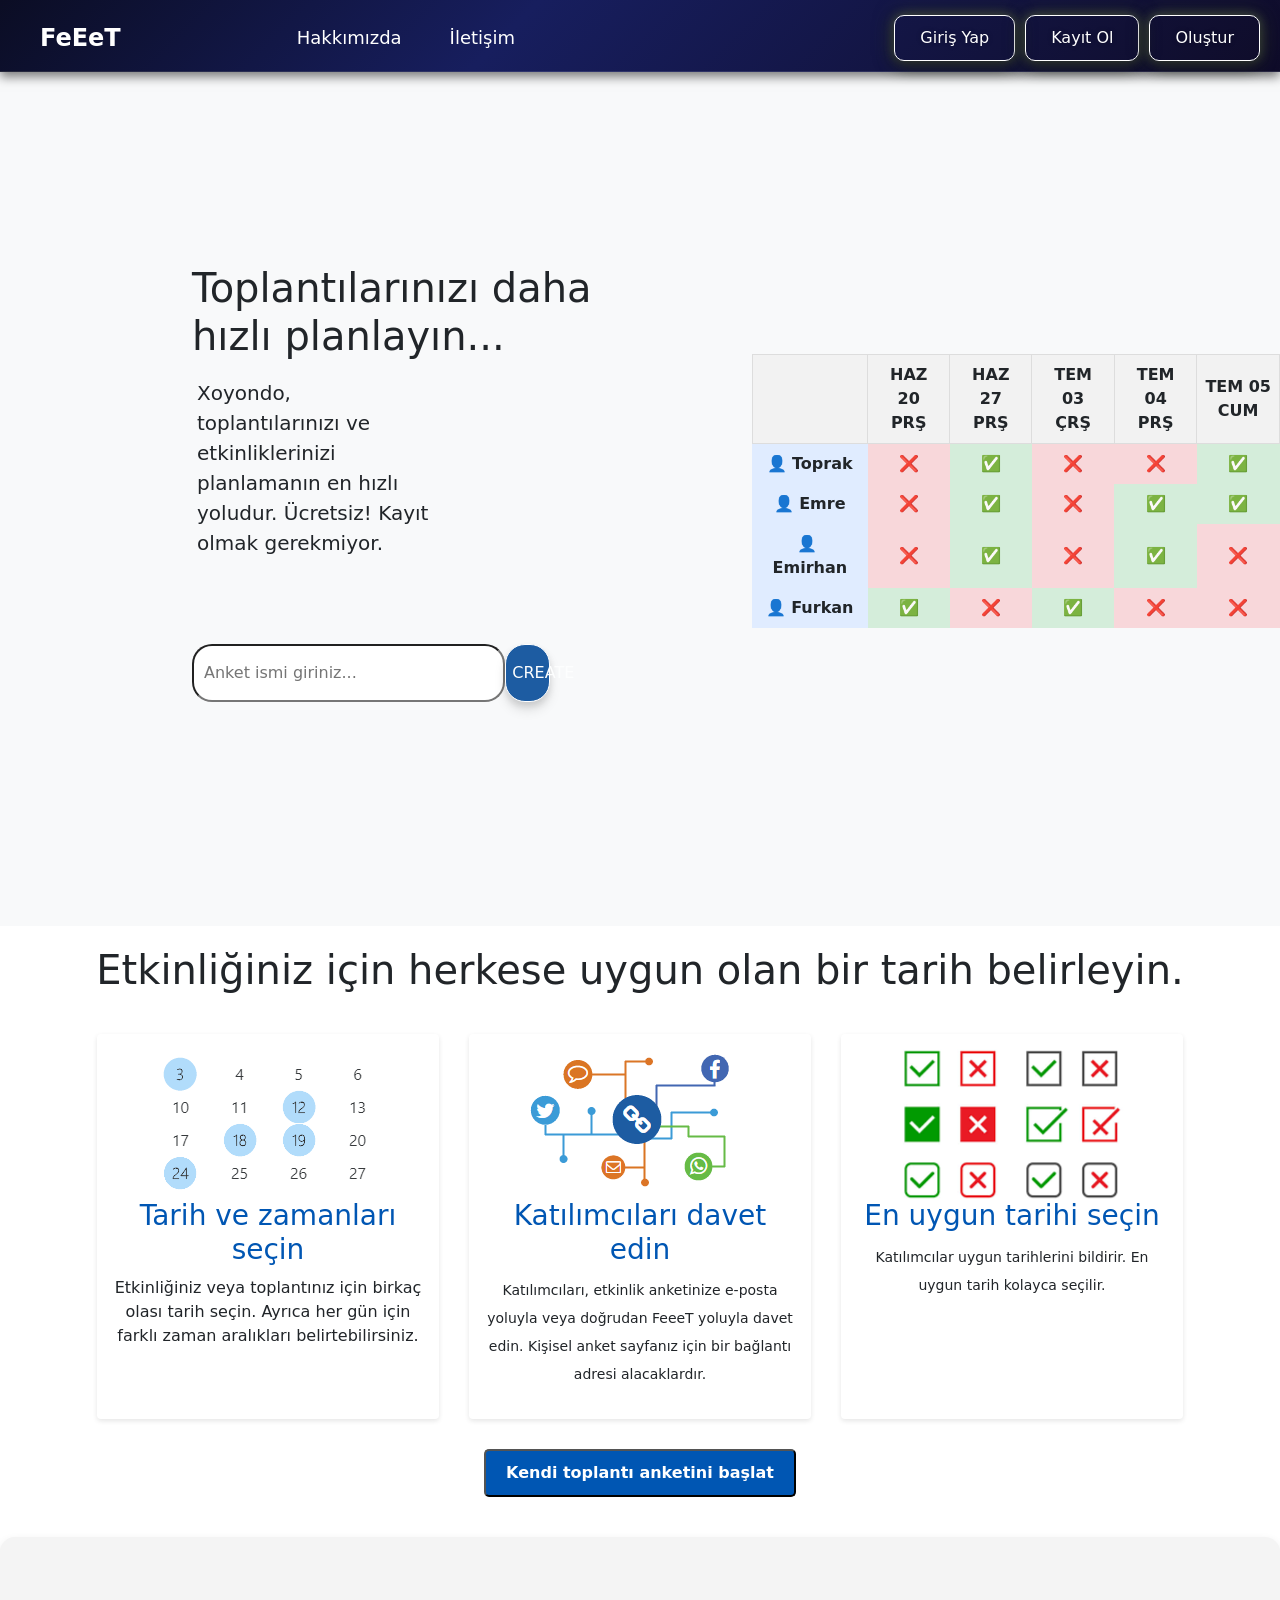
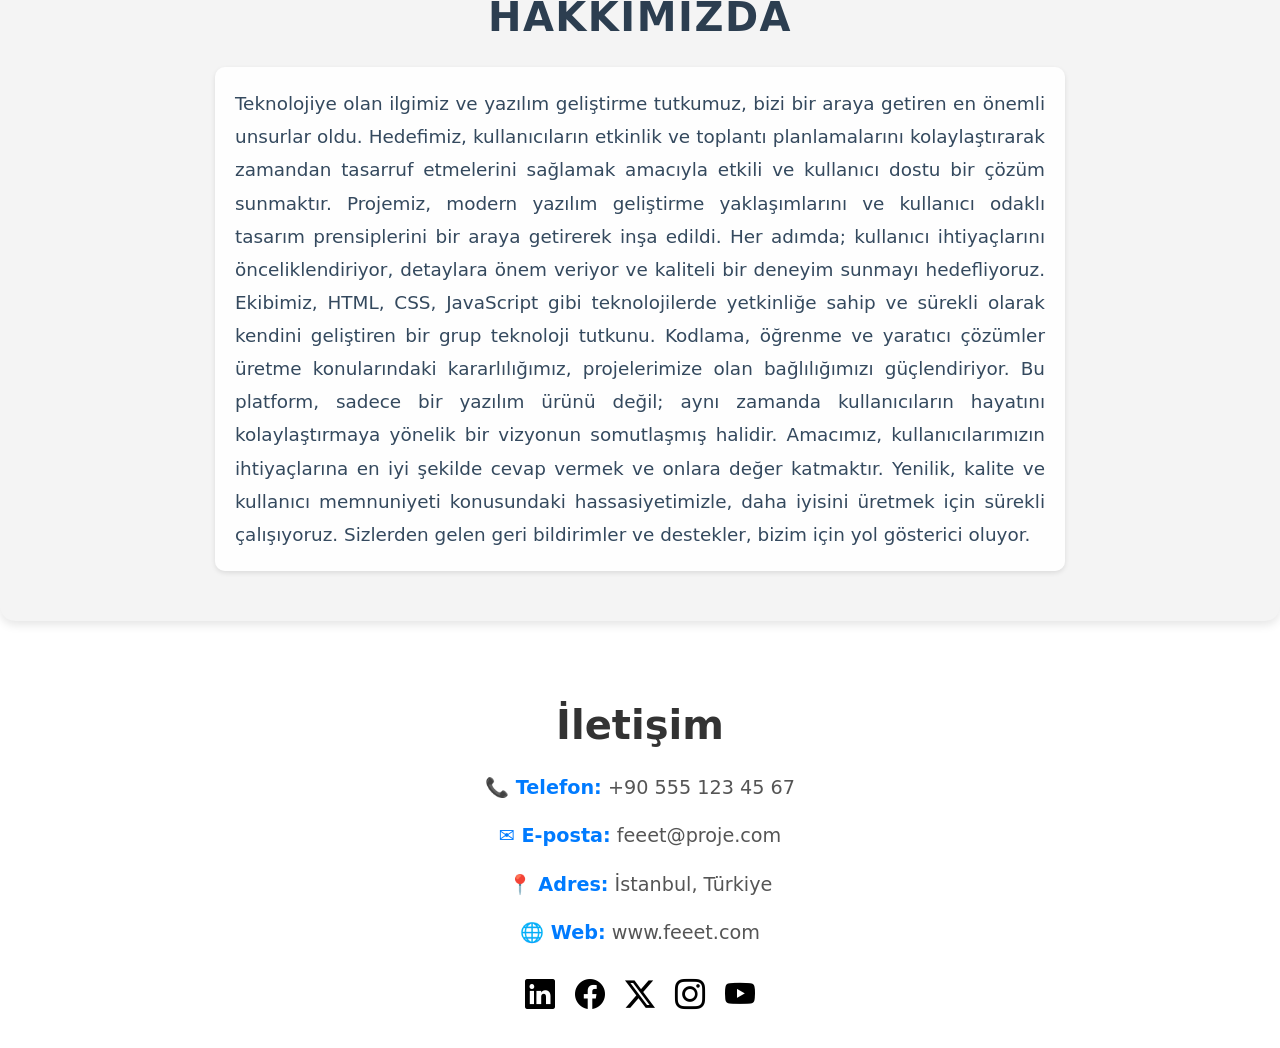
<file: WEB PROJE/index.html>
<!DOCTYPE html>
<html lang="en">
  <head>
    <meta charset="UTF-8" />
    <link rel="stylesheet" href="css/nav.css" />
    <link rel="stylesheet" href="css/signup.css" />
    <link rel="stylesheet" href="css/ilksayfa.css" />
    <link
      href="https://cdn.jsdelivr.net/npm/bootstrap@5.3.3/dist/css/bootstrap.min.css"
      rel="stylesheet"
      integrity="sha384-QWTKZyjpPEjISv5WaRU9OFeRpok6YctnYmDr5pNlyT2bRjXh0JMhjY6hW+ALEwIH"
      crossorigin="anonymous"
    />
    <link rel="stylesheet" href="css/login.css" />
    <meta name="viewport" content="width=device-width, initial-scale=1.0" />
    <title>WEB PROJE</title>
    <link href="https://cdn.jsdelivr.net/npm/bootstrap-icons/font/bootstrap-icons.css" rel="stylesheet">
  </head>
  <body class="body">
    <nav class="navbar">

      <!--navbar-->
      <!-- Sol üst köşede site başlığı (logo) -->
  
      <div class="logo"><a href="index.html">FeEeT</a></div>
  
  
  
      <!-- Menü öğeleri -->
  
      <ul>
  
          <li><a class="gri" href="#hakkimizda">Hakkımızda</a></li>
  
          <li><a class="gri" href="#iletisim">İletişim</a></li>
  
      </ul>
  
  
  
      <!-- Sağdaki butonlar -->
  
  
  
      <div class="buttons">
  
  
          <a href="/login/index/" id="logbtn">
  
              <button>Giriş Yap</button>
  
          </a>
  
          <a href="/register/index/" id="signbtn">
  
              <button>Kayıt Ol</button>
  
          </a>
  
          <a href="/user/create/" id="createbtn">
  
              <button>Oluştur</button>
  
          </a>
  
       </div>
     </nav>

    <div id="kapsayici1">
      <div class="kapsayici1sol">
        <h1>Toplantılarınızı daha hızlı planlayın...</h1>
        <p>
          Xoyondo, toplantılarınızı ve etkinliklerinizi planlamanın en hızlı
          yoludur. Ücretsiz! Kayıt olmak gerekmiyor.
        </p>
        <div class="kapsayiciinput">
          <input
            type="text"
            placeholder="Anket ismi giriniz..."
            id="kapsayici1text"
          />
          <button>CREATE</button>
        </div>
      </div>

      <div class="kapsayici1sag">
        <table>
          <thead>
            <tr>
              <th></th>
              <th>HAZ 20<br />PRŞ</th>
              <th>HAZ 27<br />PRŞ</th>
              <th>TEM 03<br />ÇRŞ</th>
              <th>TEM 04<br />PRŞ</th>
              <th>TEM 05<br />CUM</th>
            </tr>
          </thead>
          <tbody>
            <tr>
              <td class="name-cell"><span class="icon">👤</span>Toprak</td>
              <td class="red">❌</td>
              <td class="green">✅</td>
              <td class="red">❌</td>
              <td class="red">❌</td>
              <td class="green">✅</td>
            </tr>
            <tr>
              <td class="name-cell"><span class="icon">👤</span>Emre</td>
              <td class="red">❌</td>
              <td class="green">✅</td>
              <td class="red">❌</td>
              <td class="green">✅</td>
              <td class="green">✅</td>
            </tr>
            <tr>
              <td class="name-cell"><span class="icon">👤</span>Emirhan</td>
              <td class="red">❌</td>
              <td class="green">✅</td>
              <td class="red">❌</td>
              <td class="green">✅</td>
              <td class="red">❌</td>
            </tr>
            <tr>
              <td class="name-cell"><span class="icon">👤</span>Furkan</td>
              <td class="green">✅</td>
              <td class="red">❌</td>
              <td class="green">✅</td>
              <td class="red">❌</td>
              <td class="red">❌</td>
            </tr>
          </tbody>
          <tfoot>
            <tr>
              <td></td>
            </tr>
          </tfoot>
        </table>
      </div>
      
      <div class="full-screen-div">
        <div class="signup">
          <a href="" class="exit">
            <svg
              xmlns="http://www.w3.org/2000/svg"
              width="16"
              height="16"
              fill="currentColor"
              class="bi bi-x-circle"
              viewBox="0 0 16 16"
            >
              <path
                d="M8 15A7 7 0 1 1 8 1a7 7 0 0 1 0 14m0 1A8 8 0 1 0 8 0a8 8 0 0 0 0 16"
              />
              <path
                d="M4.646 4.646a.5.5 0 0 1 .708 0L8 7.293l2.646-2.647a.5.5 0 0 1 .708.708L8.707 8l2.647 2.646a.5.5 0 0 1-.708.708L8 8.707l-2.646 2.647a.5.5 0 0 1-.708-.708L7.293 8 4.646 5.354a.5.5 0 0 1 0-.708"
              />
            </svg>
          </a>

          <div id="signh1">
            <h1 class="signh1">Sign In</h1>
          </div>

          <label for="ad"> Ad </label>
          <input class="signinput" id="ad" type="text" placeholder=" Ad" />

          <label for="soyad">Soy Ad</label>
          <input
            class="signinput"
            id="soyad"
            type="text"
            placeholder=" Soy Ad"
          />

          <label for="mail">E-Mail</label>
          <input
            class="signinput"
            id="mail"
            type="email"
            placeholder=" E-mail"
          />

          <label for="sifre">Password</label>
          <input
            class="signinput"
            id="sifre"
            type="password"
            placeholder=" Password"
          />

          <label for="sifre2">Password Confirm</label>
          <input
            class="signinput"
            id="sifre2"
            type="password"
            placeholder=" Password Confirm"
          />

          <div class="sifrecheck">
            <p>Show Password</p>
            <input type="checkbox" id="sifregoster" />
          </div>

          <div class="signbutton">
            <button>Sign Up</button>
          </div>
        </div>

        <div class="login">
          <h1>Login</h1>

          <a href="" class="exit">
            <svg
              xmlns="http://www.w3.org/2000/svg"
              width="16"
              height="16"
              fill="currentColor"
              class="bi bi-x-circle"
              viewBox="0 0 16 16"
            >
              <path
                d="M8 15A7 7 0 1 1 8 1a7 7 0 0 1 0 14m0 1A8 8 0 1 0 8 0a8 8 0 0 0 0 16"
              />
              <path
                d="M4.646 4.646a.5.5 0 0 1 .708 0L8 7.293l2.646-2.647a.5.5 0 0 1 .708.708L8.707 8l2.647 2.646a.5.5 0 0 1-.708.708L8 8.707l-2.646 2.647a.5.5 0 0 1-.708-.708L7.293 8 4.646 5.354a.5.5 0 0 1 0-.708"
              />
            </svg>
          </a>

          <div class="loginyazi">
            <label for="username"> Username </label>
            <input
              class="signinput"
              id="username"
              type="text"
              placeholder=" Username"
            />

            <label for="sifregir">Password</label>
            <input
              class="signinput"
              id="sifregir"
              type="password"
              placeholder=" Password"
            />
            <div class="sifrecheck1">
              
              <p>Show Password</p>
              <input type="checkbox" id="sifregoster1" />
            </div>

            <div class="loginbutton">
              <button>Login</button>
            </div>

          </div>
        </div>
      </div>
    </div>

    <div class="container">
      <h1>Etkinliğiniz için herkese uygun olan bir tarih belirleyin.</h1>
      
      <div class="steps">
          <div class="step">
              <img src="resimler/resim1.png" alt="Takvim"/>
              <h3>Tarih ve zamanları seçin</h3>
              <p1>Etkinliğiniz veya toplantınız için birkaç olası tarih seçin. Ayrıca her gün için farklı zaman aralıkları belirtebilirsiniz.</p>
          </div>

          <div class="step">
            <img src="resimler/resim2.png" alt="Davet" />
            <h3>Katılımcıları davet edin</h3>
            <p>Katılımcıları, etkinlik anketinize e-posta yoluyla veya doğrudan FeeeT yoluyla davet edin. Kişisel anket sayfanız için bir bağlantı adresi alacaklardır.</p>
        </div>

        <div class="step">
          <img src="resimler/resim3.png" alt="Tablo" />
          <h3>En uygun tarihi seçin</h3>
          <p>Katılımcılar uygun tarihlerini bildirir. En uygun tarih kolayca seçilir.</p>
        </div>
      </div>

     <button>Kendi toplantı anketini başlat</button>

    

    </div>
    <div class="hakkimizda-container" id="hakkimizda">
      <div class="paragraf">
        <p>Hakkımızda</p>
      </div>
      <h3 class="yazi">Teknolojiye olan ilgimiz ve yazılım geliştirme tutkumuz, bizi bir araya getiren en önemli unsurlar oldu. Hedefimiz, kullanıcıların etkinlik ve toplantı planlamalarını kolaylaştırarak zamandan tasarruf etmelerini sağlamak amacıyla etkili ve kullanıcı dostu bir çözüm sunmaktır.

        Projemiz, modern yazılım geliştirme yaklaşımlarını ve kullanıcı odaklı tasarım prensiplerini bir araya getirerek inşa edildi. Her adımda; kullanıcı ihtiyaçlarını önceliklendiriyor, detaylara önem veriyor ve kaliteli bir deneyim sunmayı hedefliyoruz.
        
        Ekibimiz, HTML, CSS, JavaScript gibi teknolojilerde yetkinliğe sahip ve sürekli olarak kendini geliştiren bir grup teknoloji tutkunu. Kodlama, öğrenme ve yaratıcı çözümler üretme konularındaki kararlılığımız, projelerimize olan bağlılığımızı güçlendiriyor.
        
        Bu platform, sadece bir yazılım ürünü değil; aynı zamanda kullanıcıların hayatını kolaylaştırmaya yönelik bir vizyonun somutlaşmış halidir. Amacımız, kullanıcılarımızın ihtiyaçlarına en iyi şekilde cevap vermek ve onlara değer katmaktır.
        
        Yenilik, kalite ve kullanıcı memnuniyeti konusundaki hassasiyetimizle, daha iyisini üretmek için sürekli çalışıyoruz. Sizlerden gelen geri bildirimler ve destekler, bizim için yol gösterici oluyor.</h3>
    </div>


    <section id="iletisim" style="margin-top: 50px;">
      <h2 class="iletisim-baslik">İletişim</h2>
      <div class="iletisim-bilgileri">
        <p><strong>📞 Telefon:</strong> +90 555 123 45 67</p>
        <p><strong>✉️ E-posta:</strong> feeet@proje.com</p>
        <p><strong>📍 Adres:</strong> İstanbul, Türkiye</p>
        <p><strong>🌐 Web:</strong> www.feeet.com</p>
      </div>
      <div class="social-media">
        <a href="https://linkedin.com" class="social-icon" target="_blank">
          <i class="bi bi-linkedin"></i>
        </a>
        <a href="https://facebook.com" class="social-icon" target="_blank">
          <i class="bi bi-facebook"></i>
        </a>
        <a href="https://twitter.com" class="social-icon" target="_blank">
          <i class="bi bi-twitter-x"></i>
        </a>
        <a href="https://instagram.com" class="social-icon" target="_blank">
          <i class="bi bi-instagram"></i>
        </a>
        <a href="https://youtube.com" class="social-icon" target="_blank">
          <i class="bi bi-youtube"></i>
        </a>
      </div>
    </section>
    

   

    
    

    <script src="js/navbtn.js"></script>
  </body>
</html>
</file>
<file: WEB PROJE/css/nav.css>
.navbar {

  display: flex;

  align-items: center;

  background-color: #272727;

  padding: 10px 20px;

  color: white;

  height: 4.5rem;

  background: linear-gradient(135deg, #0b0d24,

  /* Koyu mavi - gece gökyüzü */

  #171e5e 40%,

  /* Mor tonlar */

  #0f0c29 100%);

  /* Koyu siyah - uzay siyahı */

  /* Navbar öğeleri için ekstra stil */

  box-shadow: 0 5px 10px rgba(0, 0, 0, 0.5);

  /* Hafif gölge efekti */

  border-bottom: 1px solid rgba(255, 255, 255, 0.1);

  /* Hafif beyaz alt sınır */

}



  .navbar .logo {

      display: flex;

      justify-content: left;

      font-size: 24px;

      font-weight: bold;

      padding-left: 2.5rem;

  }



      .navbar .logo a {

          text-decoration: none;

          color: white;

      }



  /* Navbar menü elemanları */

  .navbar ul {

      margin-top: 1rem;

      list-style: none;

      display: flex;

      flex-direction: row;

      margin-left: 9rem;

      gap: 3rem;

  }



      .navbar ul li {

          display: inline;

      }



          .navbar ul li a {

              text-decoration: none;

              color: white;

              font-size: 18px;

          }



.gri:hover {

  color: gray;

  transition: 0.5s;

}



/* Navbar sağ taraftaki butonlar */

.navbar .buttons {

  display: flex;

  margin-left: auto;

  gap: 10px;

  margin-right: 20px;

}





  .navbar .buttons button {

      padding: 10px 25px;

      background-color: transparent;

      border: 1px solid white;

      border-radius: 10px;

      color: white;

      cursor: pointer;

      text-shadow: 0 0 5px rgba(0, 0, 0, 0.3);

      box-shadow: 0 5px 15px rgba(17, 20, 17, 0.6), 0 0 10px #4d554d, 0 0 20px #2e382c;

  }



      .navbar .buttons button:hover {

          color: #11123C;

          background-color: white;

          transition: 0.5s;

      }
</file>
<file: WEB PROJE/css/signup.css>
.full-screen-div {
    display: none;
    flex-direction: column;
    align-items: center;
    justify-content: center;
    width: 100vw;  /* Ekranın tam genişliği */
    height: 100vh; /* Ekranın tam yüksekliği */
    background-color: rgba(0, 0, 0, 0.8);
    position: fixed; /* Sabit konumda */
    top: 0; /* Ekranın en üstü */
    left: 0; /* Ekranın en solu */
    z-index: 9999; /* Tüm diğer öğelerin önüne geçmesi için yüksek bir z-index değeri */
    transition: 0.5s;
}

.signup{
    display: flex;
    position: relative;
    flex-direction: column;
    align-items: baseline;
    justify-content: baseline;
    background-color: whitesmoke;
    width: 30rem;
    height: 35rem;
    border: 2px solid rgb(1, 255, 255); /* Mavi border */
    box-shadow: 0 0 11px rgb(5, 35, 117), 0 0 11px rgb(16, 68, 165), 0 0 5px rgb(8, 65, 170), 0 0 10px rgb(21, 86, 148);
    border-radius: 10px;
}

#signh1{
    display: flex;
    width: 90%;
    flex-direction: column;
    justify-content: center;
    align-items: center;
}

#signh1 h1{
    margin-top: 15px;
}

.signup label, .signinput{
    margin-left: 1.2rem;
    padding-top: 0.5rem;
}
.signup label{
    margin-bottom: 0.2rem;
}

.signup .signinput {
    padding-bottom: 0.5rem;
    padding-right: 14rem;
    border-radius: 10px;
    border: 0.5px solid gray;
    width: 90%;
   
}

.sifrecheck{
    display: flex;
    flex-direction: row;
}
.sifrecheck input{
    margin-left: 0.5rem;
    margin-bottom: 0.9rem;
}

.signbutton{
    display: flex;
    flex-direction: column;
    align-items: center;
    justify-content: center;
    width: 90%;
}

.signbutton button{
    padding: 10px 40px;
    border-radius: 10px;
    border: 1px solid rgb(26, 26, 190);
    background-color: white;
   
}

.signbutton button:hover{
    background-color: rgb(57, 87, 187);
    color: white;
    transition: 0.5s;
    
}

.exit{
    position: absolute;
    top: 10px; /* Üstten 10px boşluk */
    right: 10px; /* Sağdan 10px boşluk */
    cursor: pointer; /* Exit ikonuna fare imleci gelince tıklanabilir olduğunu göster */
    
}

.exit svg:hover{
    color: blue;
    transition: 0.5s;
}
</file>
<file: WEB PROJE/css/ilksayfa.css>
.body{
    height: 250vh;
}

#kapsayici1{
    height: auto;
    width: 100%;
    display: flex;
    flex-direction: row;
    align-items: center;
    background-color: #F8F9FA;
}

.kapsayici1sol{
display: flex;
flex-direction: column;
padding-top: 12rem;
   padding-bottom: 14rem;
   padding-left: 12rem;
width: 50%;
}
.kapsayici1sol p{
    display: flex;
    flex-wrap: wrap;
    font-size: 20px;
    padding-right: 200px;
    padding-left: 5px;
    padding-top: 10px;
   
}
.kapsayiciinput{
    display: flex;
    flex-direction: row;
    width: 100%;
   
    

}

.kapsayiciinput button{
   width: 10%;
    margin-top: 70px;
    padding-top: 15px;
    padding-bottom: 15px;
   border-radius: 20px;
   color: #FDFEFE;
   background-color: #1D5CA2;
   text-decoration: none;
   border: 1px solid white;
   box-shadow: 0 4px 6px rgba(0, 0, 0, 0.1), 0 8px 12px rgba(0, 0, 0, 0.1);
   transition: box-shadow 0.3s ease;
}

.kapsayiciinput button:hover{
    color:#fdfefed5 ;
    background-color: #2562a7;
    
transition: 0.5s;
}

#kapsayici1text{
    display: flex;
    width: 70%;
    margin-top: 70px;
    padding-top: 15px;
    padding-bottom: 15px;
    padding-left: 10px;
border-radius: 20px;
}
/* */ /* *//* *//* *//* *//* *//* *//* *//* *//* */

.kapsayici1sag{
    padding-left: 7rem;
    
}

.kapsayici1sag table {
    width: 100%;
    height: 10rem;
    border-collapse: collapse;
}
.kapsayici1sag th, td {
    border: 1px solid #ddd;
    padding: 8px;
    text-align: center;
}
.kapsayici1sag th {
    background-color: #f2f2f2;
}
.kapsayici1sag  .name-cell {
    background-color: #e0ecff;
    font-weight: bold;
}
.kapsayici1sag  .red {
    background-color: #f8d7da;
}

.kapsayici1sag  .red:hover {
    background-color: #f0bec2;
}

.kapsayici1sag  .green {
    background-color: #d4edda;
}

.kapsayici1sag  .green:hover {
    background-color: #b7e9c2;
}
.kapsayici1sag  .icon {
    margin-right: 5px;
}

/*alt kısım*/

.container {
    max-width: 1200px;
    margin: 0 auto;
    padding: 20px;
    text-align: center;
}

h1 {
    color: #0056b3;
}

.steps {
    display: flex;
    justify-content: space-around;
    margin-top: 40px;
}

.step {
    max-width: 380px;
    flex: 1;
    margin: 0 15px;
    padding: 15px;
    background-color: white;
    border-radius: 4px;
    box-shadow: 0 2px 5px rgba(0, 0, 0, 0.1);
}

.step img {
    width: 250px;
    height: 150px;
}

.step h3 {
    color: #0056b3;
    margin-bottom: 10px;
}

.step p {
    font-size: 14px;
    line-height: 2;
}

.container button {
    display: inline-block;
    margin-top: 30px;
    padding: 10px 20px;
    background-color: #0056b3;
    color: white;
    text-decoration: none;
    border-radius: 5px;
    font-weight: bold;
}

.conteiner button:hover {
    background-color: #003d80;
}

.hakkimizda-container {
    margin-top: 20px;
    background-color: #f4f4f4;
    padding: 50px 20px;
    border-radius: 15px;
    box-shadow: 0 4px 10px rgba(0, 0, 0, 0.1);
    text-align: center;
    scroll-margin-top: 100px;
}

.paragraf {
    font-size: 2.5rem;
    font-weight: bold;
    color: #2c3e50;
    text-align: center;
    margin-bottom: 20px;
    text-transform: uppercase;
    letter-spacing: 1.5px;
}

.yazi {
    max-width: 850px;
    margin: 0 auto;
    font-size: 1.15rem;
    line-height: 1.8;
    color: #34495e;
    background: rgba(255, 255, 255, 0.9);
    padding: 20px;
    border-radius: 10px;
    box-shadow: 0 2px 5px rgba(0, 0, 0, 0.1);
    text-align: justify;
}

#iletisim {
    padding: 30px;
    background-color: white;
    border-radius: 10px;
    text-align: center;
  }
  
  .iletisim-baslik {
    font-size: 2.5rem;
        font-weight: bold;
        color: #333;
        text-align: center;
    margin-bottom: 20px;
  }
  
  .iletisim-bilgileri {
    font-size: 1.2rem;
    line-height: 2;
    color: #555;
  }
  
  .iletisim-bilgileri p {
    margin: 10px 0; 
  }
  
  .iletisim-bilgileri strong {
    color: #007bff;
  }

  .social-media {
    display: flex;
    justify-content: center;
    gap: 20px;
    margin-top: 20px;
  }
  
  .social-icon i {
    font-size: 30px;
    color: #000;
    transition: color 0.3s;
  }
  
  .social-icon:hover i {
    color: #0073e6;
  }

  html {
    scroll-behavior: smooth;
  }
</file>
<file: WEB PROJE/css/login.css>
.login{
display: none;
position: relative;
flex-direction: column;
align-items: baseline;
justify-content: baseline;
background-color: whitesmoke;
width: 30rem;
height: 35rem;
border: 2px solid rgb(1, 255, 255); /* Mavi border */
box-shadow: 0 0 11px rgb(5, 35, 117), 0 0 11px rgb(16, 68, 165), 0 0 5px rgb(8, 65, 170), 0 0 10px rgb(21, 86, 148);
border-radius: 10px;
}

.login h1{
    margin-top: 4rem;
    width: 93%;
    display: flex;
    flex-direction: row;
    justify-content: center;
    align-items: center;
   
}

.loginyazi{
    margin-top: 2rem;
}

.login label{
    margin-left: 1.2rem;
    padding-top: 0.5rem;
    margin-bottom: 0.5rem;
}


.login input{
    width: 90%;
    padding-bottom: 0.5rem;
    border-radius: 10px;
    border: 1px solid gray;
    
}

.sifrecheck1{
    margin-left: 1.3rem;
    margin-top: 0.5rem;
    display: flex;
    flex-direction: row;
    width: 100%;
}
.sifrecheck1 input{
    margin-left: 0.5rem;
    margin-bottom: 0.9rem;
}

#sifregoster1{
    width: 3%;
}

.loginbutton{
    display: flex;
    flex-direction: column;
    align-items: center;
    justify-content: center;
    width: 90%;
    margin-top: 1.5rem;
}

.loginbutton button{
    margin-left: 0.3rem;
    padding: 15px 110px;
    border-radius: 10px;
    border: 1px solid rgb(26, 26, 190);
    background-color: white;
   
}

.loginbutton button:hover{
    background-color: rgb(57, 87, 187);
    color: white;
    transition: 0.5s;
    
}
</file>
